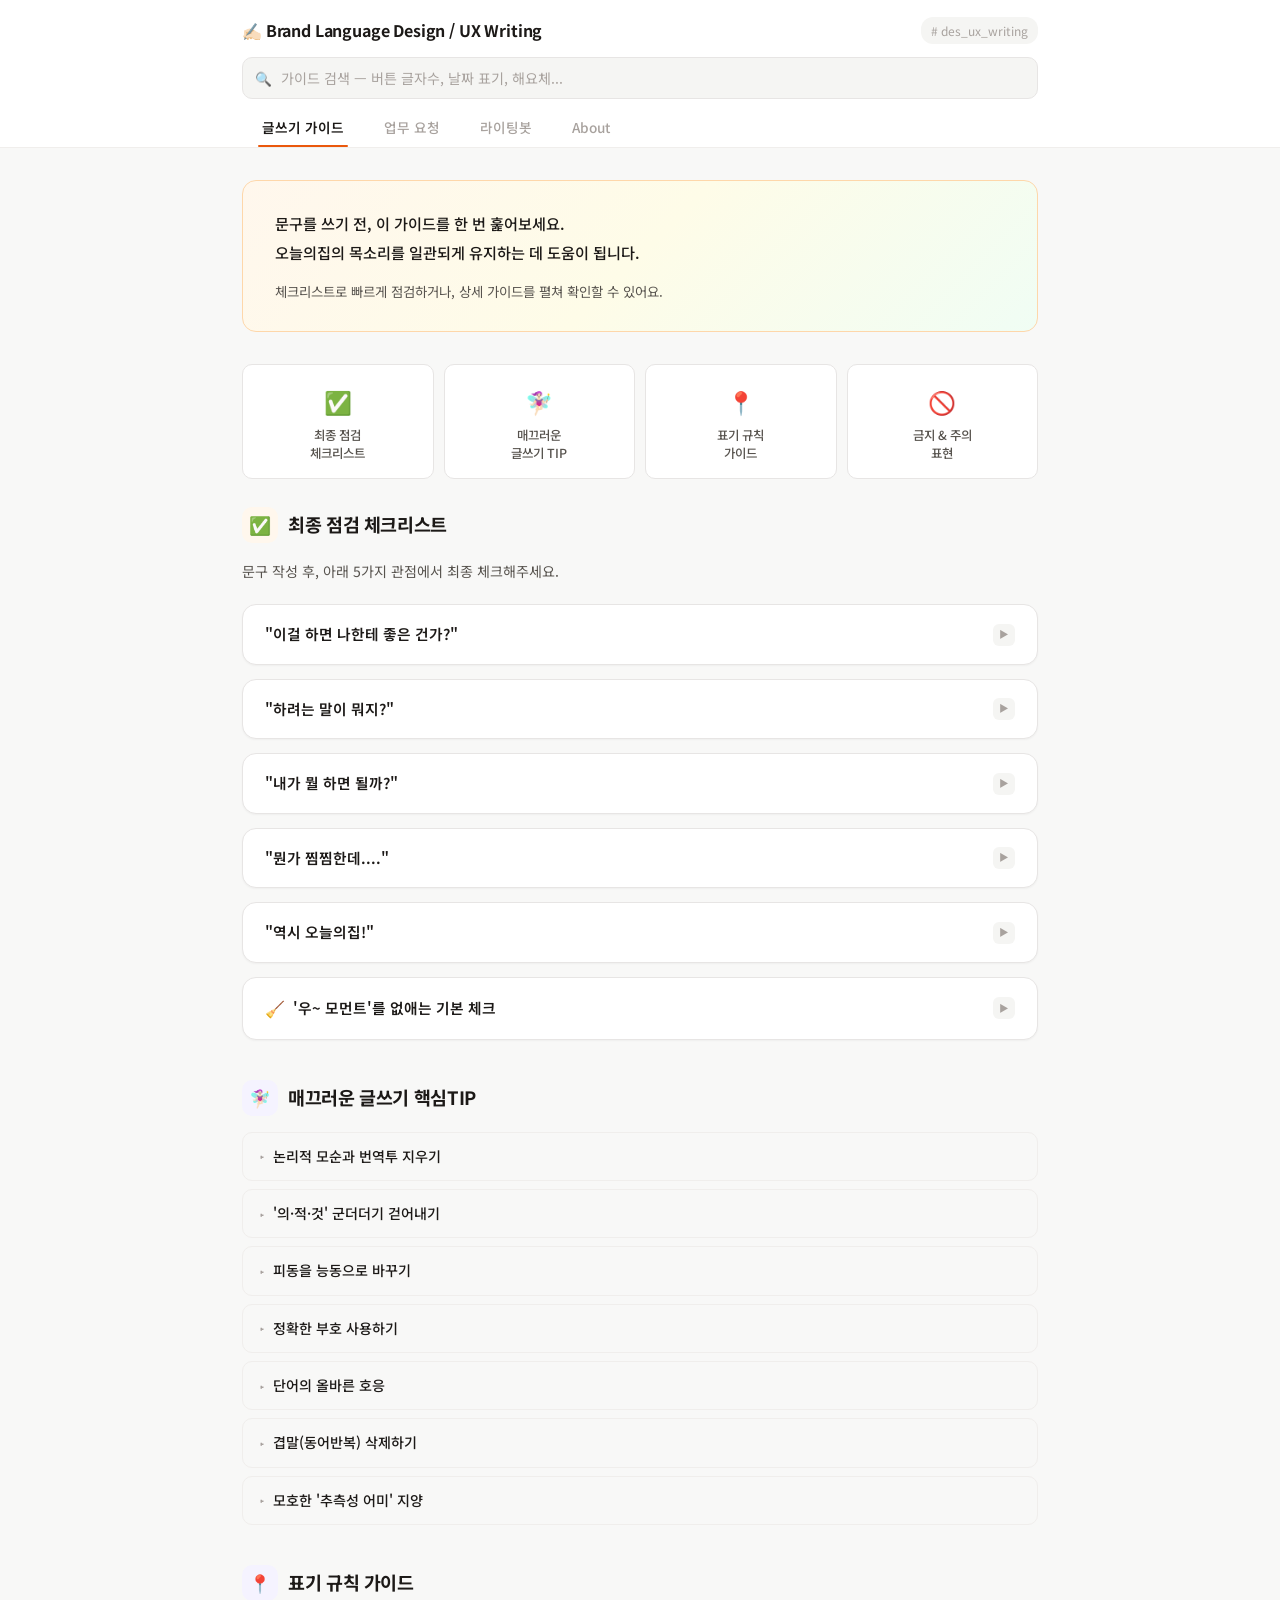
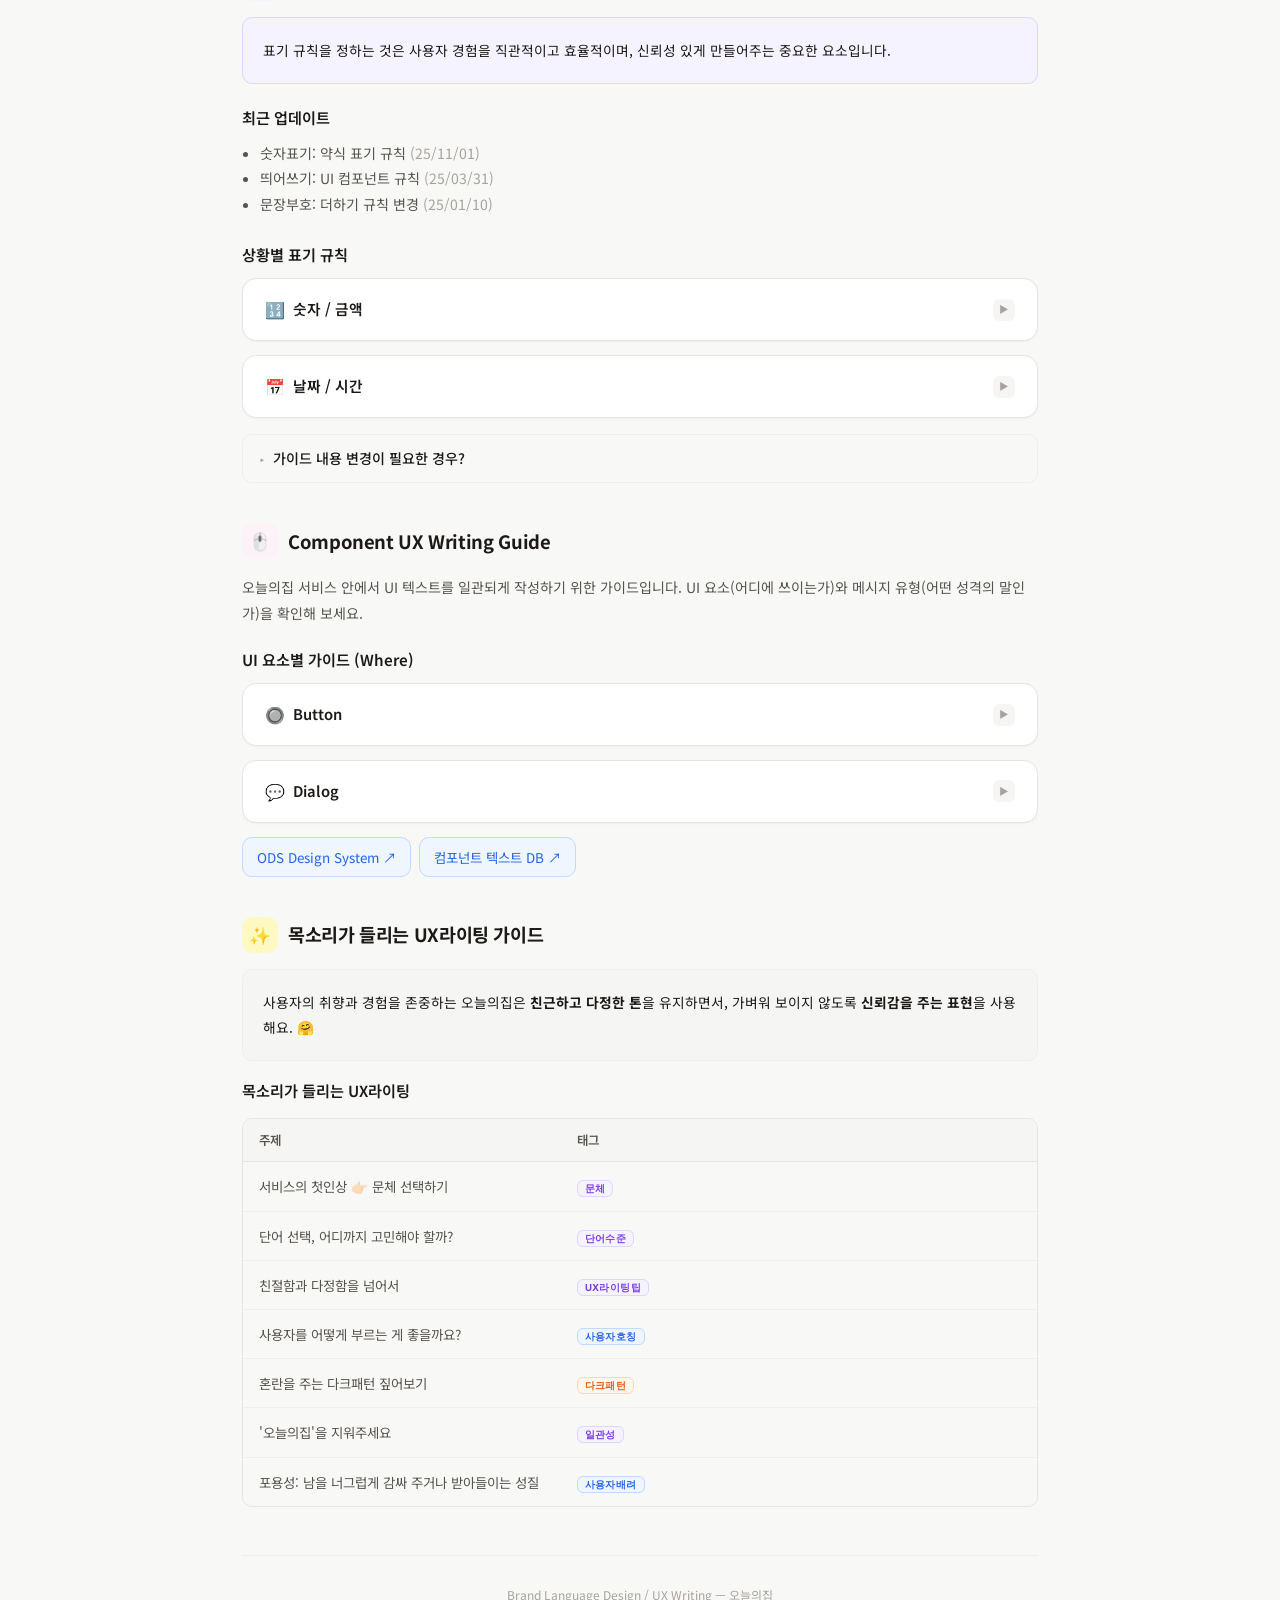
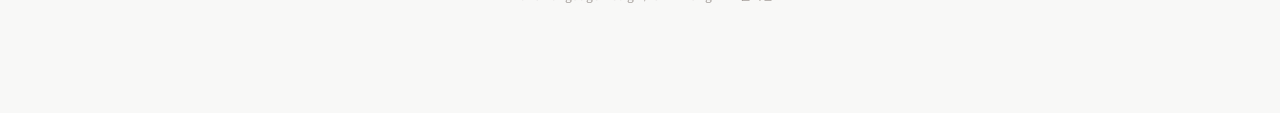
<file: brand-language-design.html>
<!DOCTYPE html>
<html lang="ko">
<head>
  <meta charset="UTF-8">
  <meta name="viewport" content="width=device-width, initial-scale=1.0">
  <title>Brand Language Design / UX Writing</title>
  <link rel="preconnect" href="https://fonts.googleapis.com">
  <link href="https://fonts.googleapis.com/css2?family=Noto+Sans+KR:wght@300;400;500;600;700&family=Inter:wght@400;500;600;700&display=swap" rel="stylesheet">
  <style>
    :root {
      --bg: #f8f8f7;
      --surface: #ffffff;
      --surface-alt: #f5f5f3;
      --border: #e7e5e4;
      --border-light: #f0eeec;
      --text: #1c1917;
      --text-sub: #57534e;
      --text-muted: #a8a29e;
      --accent: #ea580c;
      --accent-light: #fff7ed;
      --accent-border: #fed7aa;
      --green: #16a34a;
      --green-bg: #f0fdf4;
      --green-border: #bbf7d0;
      --red: #dc2626;
      --red-bg: #fef2f2;
      --red-border: #fecaca;
      --blue: #2563eb;
      --blue-bg: #eff6ff;
      --blue-border: #bfdbfe;
      --purple: #7c3aed;
      --purple-bg: #f5f3ff;
      --purple-border: #ddd6fe;
      --shadow-sm: 0 1px 2px rgba(0,0,0,0.04);
      --shadow-md: 0 4px 16px rgba(0,0,0,0.06);
      --radius: 14px;
      --radius-sm: 10px;
    }

    * { margin: 0; padding: 0; box-sizing: border-box; }
    html { scroll-behavior: smooth; }

    body {
      font-family: 'Noto Sans KR', -apple-system, BlinkMacSystemFont, sans-serif;
      color: var(--text);
      background: var(--bg);
      line-height: 1.8;
      font-size: 15px;
      -webkit-font-smoothing: antialiased;
    }

    /* ===== Top Bar ===== */
    .topbar {
      position: sticky;
      top: 0;
      z-index: 100;
      background: rgba(255,255,255,0.92);
      backdrop-filter: blur(12px);
      -webkit-backdrop-filter: blur(12px);
      border-bottom: 1px solid var(--border-light);
    }
    .topbar-inner {
      max-width: 860px;
      margin: 0 auto;
      padding: 0 32px;
    }
    .topbar-top {
      display: flex;
      align-items: center;
      justify-content: space-between;
      padding: 16px 0 0;
    }
    .topbar-title {
      font-size: 1rem;
      font-weight: 700;
      letter-spacing: -0.01em;
    }
    .topbar-channel {
      font-size: 0.75rem;
      color: var(--text-muted);
      background: var(--surface-alt);
      padding: 3px 10px;
      border-radius: 12px;
    }

    /* Search */
    .search-wrap {
      position: relative;
      margin-top: 12px;
    }
    .search-input {
      width: 100%;
      padding: 10px 16px 10px 38px;
      font-family: inherit;
      font-size: 0.88rem;
      border: 1px solid var(--border);
      border-radius: 10px;
      background: var(--surface-alt);
      color: var(--text);
      outline: none;
      transition: all 0.2s;
    }
    .search-input:focus {
      border-color: var(--accent);
      background: var(--surface);
      box-shadow: 0 0 0 3px rgba(234,88,12,0.1);
    }
    .search-input::placeholder { color: var(--text-muted); }
    .search-icon {
      position: absolute;
      left: 13px;
      top: 50%;
      transform: translateY(-50%);
      font-size: 0.85rem;
      color: var(--text-muted);
      pointer-events: none;
    }
    .search-clear {
      position: absolute;
      right: 10px;
      top: 50%;
      transform: translateY(-50%);
      background: var(--border);
      border: none;
      border-radius: 50%;
      width: 20px; height: 20px;
      font-size: 0.65rem;
      color: var(--text-sub);
      cursor: pointer;
      display: none;
      align-items: center;
      justify-content: center;
    }
    .search-clear.show { display: flex; }
    .search-results-info {
      font-size: 0.78rem;
      color: var(--text-muted);
      margin-top: 8px;
      display: none;
    }
    .search-results-info.show { display: block; }

    /* Search highlight */
    mark.search-hl {
      background: #fef08a;
      color: var(--text);
      padding: 1px 2px;
      border-radius: 3px;
    }
    .search-active .card { display: none; }
    .search-active .card.search-match { display: block; }
    .search-active .section { display: none; }
    .search-active .section.search-match { display: block; }
    .search-active .section-desc { display: none; }
    .search-active .quick-row { display: none; }
    .search-active .intro-banner { display: none; }
    .search-active details:not(.search-match) { display: none; }
    .search-active .callout:not(.search-match) { display: none; }

    /* Tabs */
    .tabs {
      display: flex;
      gap: 0;
      margin-top: 8px;
    }
    .tab-btn {
      position: relative;
      padding: 10px 20px;
      font-family: inherit;
      font-size: 0.85rem;
      font-weight: 500;
      color: var(--text-muted);
      background: none;
      border: none;
      cursor: pointer;
      transition: color 0.2s;
      white-space: nowrap;
    }
    .tab-btn:hover { color: var(--text-sub); }
    .tab-btn.active { color: var(--text); font-weight: 600; }
    .tab-btn.active::after {
      content: '';
      position: absolute;
      bottom: 0;
      left: 16px;
      right: 16px;
      height: 2px;
      background: var(--accent);
      border-radius: 2px;
    }

    /* ===== Content ===== */
    .content {
      max-width: 860px;
      margin: 0 auto;
      padding: 32px 32px 80px;
    }
    .tab-panel { display: none; }
    .tab-panel.active { display: block; animation: fadeIn 0.25s ease; }
    @keyframes fadeIn { from { opacity: 0; transform: translateY(6px); } to { opacity: 1; transform: translateY(0); } }

    /* ===== Section ===== */
    .section { margin-bottom: 40px; }
    .section-header {
      display: flex;
      align-items: center;
      gap: 10px;
      margin-bottom: 16px;
    }
    .section-icon {
      width: 36px; height: 36px;
      border-radius: 10px;
      display: flex; align-items: center; justify-content: center;
      font-size: 1.1rem;
      flex-shrink: 0;
    }
    .section-title {
      font-size: 1.15rem;
      font-weight: 700;
      letter-spacing: -0.02em;
    }
    .section-desc {
      font-size: 0.88rem;
      color: var(--text-sub);
      margin-bottom: 20px;
      line-height: 1.8;
    }

    /* ===== Card ===== */
    .card {
      background: var(--surface);
      border: 1px solid var(--border);
      border-radius: var(--radius);
      box-shadow: var(--shadow-sm);
      overflow: hidden;
      margin-bottom: 14px;
      transition: box-shadow 0.2s;
    }
    .card:hover { box-shadow: var(--shadow-md); }
    .card-header {
      padding: 16px 22px;
      cursor: pointer;
      display: flex;
      align-items: center;
      justify-content: space-between;
      user-select: none;
      transition: background 0.15s;
    }
    .card-header:hover { background: var(--surface-alt); }
    .card-header h3 {
      font-size: 0.92rem;
      font-weight: 600;
      display: flex;
      align-items: center;
      gap: 8px;
    }
    .card-header .emoji { font-size: 1rem; }
    .toggle-arrow {
      width: 22px; height: 22px;
      border-radius: 6px;
      background: var(--surface-alt);
      display: flex; align-items: center; justify-content: center;
      font-size: 0.6rem;
      color: var(--text-muted);
      transition: all 0.25s;
      flex-shrink: 0;
    }
    .card-header.open .toggle-arrow {
      transform: rotate(90deg);
      background: var(--accent-light);
      color: var(--accent);
    }
    .card-body {
      max-height: 0;
      overflow: hidden;
      transition: max-height 0.4s ease;
    }
    .card-body.open { max-height: 20000px; }
    .card-body-inner { padding: 0 24px 24px; }
    .card-body-inner > :first-child { border-top: 1px solid var(--border-light); padding-top: 20px; }

    /* ===== Badge ===== */
    .badge {
      font-family: 'Inter', sans-serif;
      font-size: 0.58rem;
      font-weight: 700;
      padding: 2px 7px;
      border-radius: 6px;
      text-transform: uppercase;
      letter-spacing: 0.04em;
    }
    .badge-must { background: var(--accent-light); color: var(--accent); border: 1px solid var(--accent-border); }
    .badge-guide { background: var(--purple-bg); color: var(--purple); border: 1px solid var(--purple-border); }
    .badge-ref { background: var(--blue-bg); color: var(--blue); border: 1px solid var(--blue-border); }

    /* ===== Inline Content Styles ===== */
    .card-body-inner p { margin: 10px 0; font-size: 0.88rem; color: var(--text-sub); line-height: 1.9; }
    .card-body-inner h4 {
      font-size: 1rem; font-weight: 700; color: var(--text);
      margin: 28px 0 8px;
    }
    .card-body-inner h4:first-child { margin-top: 0; }
    .card-body-inner h5 { font-size: 0.9rem; font-weight: 600; color: var(--text); margin: 18px 0 6px; }
    .card-body-inner ul, .card-body-inner ol { margin: 8px 0 8px 18px; font-size: 0.88rem; color: var(--text-sub); }
    .card-body-inner li { margin: 4px 0; line-height: 1.8; }
    .card-body-inner strong { color: var(--text); font-weight: 600; }

    /* ===== Callout ===== */
    .callout {
      border-radius: var(--radius-sm);
      padding: 16px 20px;
      margin: 14px 0;
      font-size: 0.86rem;
      line-height: 1.8;
    }
    .callout-gray { background: var(--surface-alt); border: 1px solid var(--border-light); }
    .callout-accent { background: var(--accent-light); border: 1px solid var(--accent-border); }
    .callout-blue { background: var(--blue-bg); border: 1px solid var(--blue-border); }
    .callout-purple { background: var(--purple-bg); border: 1px solid var(--purple-border); }
    .callout p { margin: 4px 0; font-size: 0.86rem; }

    /* ===== Guide Table ===== */
    .guide-table {
      width: 100%;
      border-collapse: separate;
      border-spacing: 0;
      margin: 14px 0 20px;
      font-size: 0.84rem;
      border-radius: var(--radius-sm);
      overflow: hidden;
      border: 1px solid var(--border);
    }
    .guide-table th {
      background: var(--surface-alt);
      font-weight: 600; font-size: 0.78rem;
      color: var(--text-sub);
      text-align: left;
      padding: 10px 16px;
      border-bottom: 1px solid var(--border);
    }
    .guide-table td {
      padding: 12px 16px;
      border-bottom: 1px solid var(--border-light);
      vertical-align: top; line-height: 1.8;
    }
    .guide-table tr:last-child td { border-bottom: none; }
    .guide-table td:first-child { background: #fafaf9; font-weight: 500; color: var(--text); width: 40%; }
    .guide-table td.plain { background: none; font-weight: 400; color: var(--text-sub); }

    .dont {
      display: inline-block; font-family: 'Inter', sans-serif;
      font-size: 0.65rem; font-weight: 700;
      color: var(--red); background: var(--red-bg); border: 1px solid var(--red-border);
      padding: 1px 7px; border-radius: 4px; margin-right: 3px;
    }
    .do {
      display: inline-block; font-family: 'Inter', sans-serif;
      font-size: 0.65rem; font-weight: 700;
      color: var(--green); background: var(--green-bg); border: 1px solid var(--green-border);
      padding: 1px 7px; border-radius: 4px; margin-right: 3px;
    }

    /* ===== Toggle (details) ===== */
    details {
      margin: 6px 0;
      border: 1px solid var(--border-light);
      border-radius: var(--radius-sm);
      overflow: hidden;
    }
    details + details { margin-top: 8px; }
    details summary {
      cursor: pointer; font-weight: 500; font-size: 0.88rem;
      padding: 11px 16px; list-style: none;
      display: flex; align-items: center; gap: 8px;
      transition: background 0.15s;
    }
    details summary:hover { background: var(--surface-alt); }
    details summary::before {
      content: '\25B8'; font-size: 0.75rem; color: var(--text-muted);
      transition: transform 0.2s; flex-shrink: 0;
    }
    details[open] summary::before { transform: rotate(90deg); }
    details[open] summary { border-bottom: 1px solid var(--border-light); }
    details > div { padding: 14px 18px; font-size: 0.86rem; color: var(--text-sub); }
    details ul { margin: 6px 0 6px 16px; }

    /* ===== Scope Cards ===== */
    .scope-card {
      border: 1px solid var(--border);
      border-radius: var(--radius-sm);
      margin: 12px 0 20px; overflow: hidden;
    }
    .scope-item {
      padding: 12px 18px;
      border-bottom: 1px solid var(--border-light);
      display: flex; gap: 12px; align-items: baseline;
    }
    .scope-item:last-child { border-bottom: none; }
    .scope-tag {
      font-family: 'Inter', sans-serif;
      font-size: 0.68rem; font-weight: 700;
      padding: 2px 9px; border-radius: 4px;
      flex-shrink: 0; text-transform: uppercase;
    }
    .tag-green { background: var(--green-bg); color: var(--green); border: 1px solid var(--green-border); }
    .tag-blue { background: var(--blue-bg); color: var(--blue); border: 1px solid var(--blue-border); }
    .scope-desc { font-size: 0.84rem; color: var(--text-sub); line-height: 1.6; }
    .scope-desc strong { color: var(--text); }
    .scope-sub { font-size: 0.78rem; color: var(--text-muted); margin-top: 2px; }

    .pill {
      display: inline-flex; align-items: center; gap: 5px;
      font-size: 0.76rem; font-weight: 600;
      padding: 4px 12px; border-radius: 16px; margin-bottom: 8px;
    }
    .pill-green { background: var(--green-bg); color: var(--green); border: 1px solid var(--green-border); }
    .pill-blue { background: var(--blue-bg); color: var(--blue); border: 1px solid var(--blue-border); }

    /* ===== Ext link ===== */
    .ext-link {
      display: inline-flex; align-items: center; gap: 5px;
      font-size: 0.84rem; color: var(--blue); text-decoration: none;
      padding: 7px 14px; border: 1px solid var(--blue-border);
      border-radius: var(--radius-sm); background: var(--blue-bg);
      transition: background 0.15s;
    }
    .ext-link:hover { background: #dbeafe; }

    /* ===== Intro Banner (Tab 1 top) ===== */
    .intro-banner {
      background: linear-gradient(135deg, #fff7ed 0%, #fefce8 50%, #f0fdf4 100%);
      border: 1px solid var(--accent-border);
      border-radius: var(--radius);
      padding: 28px 32px;
      margin-bottom: 32px;
    }
    .intro-banner .lead {
      font-size: 0.95rem; font-weight: 500; line-height: 1.9; color: var(--text);
    }
    .intro-banner .sub {
      margin-top: 12px; font-size: 0.84rem; color: var(--text-sub); line-height: 1.8;
    }

    /* ===== Quick access (Tab 1 top) ===== */
    .quick-row {
      display: grid;
      grid-template-columns: repeat(4, 1fr);
      gap: 10px;
      margin-bottom: 28px;
    }
    .quick-item {
      text-align: center;
      padding: 16px 10px;
      background: var(--surface);
      border: 1px solid var(--border);
      border-radius: var(--radius-sm);
      cursor: pointer;
      transition: all 0.2s;
      text-decoration: none;
      color: var(--text);
    }
    .quick-item:hover { border-color: var(--accent); box-shadow: var(--shadow-md); transform: translateY(-2px); }
    .quick-item .qi-icon { font-size: 1.4rem; margin-bottom: 6px; }
    .quick-item .qi-label { font-size: 0.78rem; font-weight: 500; color: var(--text-sub); line-height: 1.4; }

    /* ===== About: Intro Card ===== */
    .about-intro {
      background: var(--surface);
      border: 1px solid var(--border);
      border-radius: var(--radius);
      padding: 28px 32px;
      margin-bottom: 20px;
      box-shadow: var(--shadow-sm);
    }
    .about-intro .lead { font-size: 0.95rem; font-weight: 500; line-height: 1.9; margin-bottom: 14px; }
    .about-intro .detail { font-size: 0.86rem; color: var(--text-sub); line-height: 2; }
    .about-intro .detail strong { color: var(--text); }

    /* ===== Process Steps ===== */
    .steps { margin: 16px 0; }
    .step {
      display: flex; gap: 16px; margin-bottom: 20px;
    }
    .step-num {
      width: 32px; height: 32px;
      border-radius: 50%;
      background: var(--accent);
      color: white;
      font-family: 'Inter', sans-serif;
      font-size: 0.75rem; font-weight: 700;
      display: flex; align-items: center; justify-content: center;
      flex-shrink: 0;
      margin-top: 2px;
    }
    .step-content h5 { font-size: 0.9rem; font-weight: 600; margin-bottom: 4px; }
    .step-content p { font-size: 0.84rem; color: var(--text-sub); margin: 0; line-height: 1.7; }

    /* ===== Footer ===== */
    .page-footer {
      text-align: center; padding: 28px 0;
      color: var(--text-muted); font-size: 0.75rem;
      border-top: 1px solid var(--border-light);
      margin-top: 48px;
    }

    /* ===== Responsive ===== */
    @media (max-width: 640px) {
      .content { padding: 24px 16px 64px; }
      .topbar-inner { padding: 0 16px; }
      .quick-row { grid-template-columns: repeat(2, 1fr); }
      .intro-banner { padding: 20px; }
      .card-body-inner { padding: 0 16px 20px; }
    }
  </style>
</head>
<body>

  <!-- Top Bar -->
  <div class="topbar">
    <div class="topbar-inner">
      <div class="topbar-top">
        <div class="topbar-title">✍🏻 Brand Language Design / UX Writing</div>
        <span class="topbar-channel"># des_ux_writing</span>
      </div>
      <div class="search-wrap">
        <span class="search-icon">🔍</span>
        <input type="text" class="search-input" id="searchInput" placeholder="가이드 검색 — 버튼 글자수, 날짜 표기, 해요체..." oninput="handleSearch(this.value)">
        <button class="search-clear" id="searchClear" onclick="clearSearch()">&times;</button>
      </div>
      <div class="search-results-info" id="searchInfo"></div>
      <div class="tabs">
        <button class="tab-btn active" onclick="switchTab('guide', this)">글쓰기 가이드</button>
        <button class="tab-btn" onclick="switchTab('request', this)">업무 요청</button>
        <button class="tab-btn" onclick="switchTab('bot', this)">라이팅봇</button>
        <button class="tab-btn" onclick="switchTab('about', this)">About</button>
      </div>
    </div>
  </div>

  <div class="content">

    <!-- ================================================================ -->
    <!-- TAB 1: 글쓰기 가이드 -->
    <!-- ================================================================ -->
    <div id="tab-guide" class="tab-panel active">

      <div class="intro-banner">
        <p class="lead">문구를 쓰기 전, 이 가이드를 한 번 훑어보세요.<br>오늘의집의 목소리를 일관되게 유지하는 데 도움이 됩니다.</p>
        <p class="sub">체크리스트로 빠르게 점검하거나, 상세 가이드를 펼쳐 확인할 수 있어요.</p>
      </div>

      <div class="quick-row">
        <a class="quick-item" onclick="openCard('checklist')">
          <div class="qi-icon">✅</div>
          <div class="qi-label">최종 점검<br>체크리스트</div>
        </a>
        <a class="quick-item" onclick="openCard('writing-tips')">
          <div class="qi-icon">🧚🏻‍♀️</div>
          <div class="qi-label">매끄러운<br>글쓰기 TIP</div>
        </a>
        <a class="quick-item" onclick="openCard('notation')">
          <div class="qi-icon">📍</div>
          <div class="qi-label">표기 규칙<br>가이드</div>
        </a>
        <a class="quick-item" href="https://docs.google.com/spreadsheets/d/1TTmn2D0vBfaJnk6PJQQR1V08bKyV60fAWQ7cKMIcSho/edit?gid=0#gid=0" target="_blank">
          <div class="qi-icon">🚫</div>
          <div class="qi-label">금지 & 주의<br>표현</div>
        </a>
      </div>

      <!-- 최종 점검 체크리스트 -->
      <div class="section">
        <div class="section-header">
          <div class="section-icon" style="background:var(--accent-light);">✅</div>
          <div class="section-title">최종 점검 체크리스트</div>
        </div>
        <p class="section-desc">문구 작성 후, 아래 5가지 관점에서 최종 체크해주세요.</p>

        <div class="card" id="checklist">
          <div class="card-header" onclick="toggleCard(this)">
            <h3>"이걸 하면 나한테 좋은 건가?"</h3>
            <span class="toggle-arrow">&#9654;</span>
          </div>
          <div class="card-body"><div class="card-body-inner">
            <p>사용자에게 가치와 혜택을 명확하게 전달해요</p>
            <table class="guide-table">
              <tr><td>이점을 앞부분에 강조</td><td><span class="dont">Don't</span> AI 추천 시스템이 작동합니다<br><span class="do">Do</span> AI 추천으로 원하는 상품을 더 쉽게 찾을 수 있어요</td></tr>
              <tr><td>구체적인 숫자 활용</td><td><span class="dont">Don't</span> 할인 쿠폰이 제공됩니다<br><span class="do">Do</span> 30% 할인 쿠폰을 받을 수 있어요</td></tr>
              <tr><td>사용자 중심 언어</td><td><span class="dont">Don't</span> 오늘의집이 더 나은 경험을 제공하는데 도움됩니다<br><span class="do">Do</span> 관심사에 맞는 콘텐츠와 상품을 추천 받을 수 있어요</td></tr>
              <tr><td>"하면 좋다"로 말해요</td><td><span class="dont">Don't</span> 이 기능을 사용해야 합니다<br><span class="do">Do</span> 이 기능을 활용하면 검색이 훨씬 쉬워져요!</td></tr>
            </table>
          </div></div>
        </div>

        <div class="card">
          <div class="card-header" onclick="toggleCard(this)">
            <h3>"하려는 말이 뭐지?"</h3>
            <span class="toggle-arrow">&#9654;</span>
          </div>
          <div class="card-body"><div class="card-body-inner">
            <p>명확하고 직관적인 문장을 작성해요</p>
            <table class="guide-table">
              <tr><td>한 문장에 하나의 메시지</td><td><span class="dont">Don't</span> 앱 업데이트가 필요하며, 최신 버전을 사용해야 원활한 이용이 가능합니다<br><span class="do">Do</span> 앱을 업데이트해주세요. 최신 버전에서 원활하게 이용할 수 있어요.</td></tr>
              <tr><td>군더더기 삭제</td><td><span class="dont">Don't</span> 보다 간편하게 결제하실 수 있어요.<br><span class="do">Do</span> 간편하게 결제할 수 있어요.</td></tr>
              <tr><td>명확한 단어 사용</td><td><span class="dont">Don't</span> 사용자가 요청하면 해당 금액이 즉시 반환 처리됩니다<br><span class="do">Do</span> 즉시 환불됩니다.</td></tr>
              <tr><td>단어 반복 검토</td><td><span class="dont">Don't</span> 배송이 시작되면 배송 알림이 발송돼요.<br><span class="do">Do</span> 배송이 시작되면 알려드릴게요.</td></tr>
            </table>
          </div></div>
        </div>

        <div class="card">
          <div class="card-header" onclick="toggleCard(this)">
            <h3>"내가 뭘 하면 될까?"</h3>
            <span class="toggle-arrow">&#9654;</span>
          </div>
          <div class="card-body"><div class="card-body-inner">
            <p>다음 행동을 명확하게 안내해요</p>
            <table class="guide-table">
              <tr><td>다음 행동을 안내</td><td><span class="dont">Don't</span> 입력 정보가 올바르지 않습니다<br><span class="do">Do</span> 비밀번호는 8자 이상이어야 해요. 다시 입력해주세요</td></tr>
              <tr><td>구체적 안내</td><td><span class="dont">Don't</span> 파일이 업로드되지 않았어요.<br><span class="do">Do</span> 지원되지 않는 파일 형식이에요. PDF 또는 JPG 파일을 업로드해주세요.</td></tr>
              <tr><td>자연스러운 동기 부여</td><td><span class="dont">Don't</span> 업데이트하지 않으면 이용할 수 없습니다.<br><span class="do">Do</span> 업데이트하면 더 빠르고 안정적으로 사용할 수 있어요</td></tr>
              <tr><td>피동형 지양</td><td><span class="dont">Don't</span> 결제가 처리되었습니다<br><span class="do">Do</span> 결제가 완료됐어요</td></tr>
            </table>
          </div></div>
        </div>

        <div class="card">
          <div class="card-header" onclick="toggleCard(this)">
            <h3>"뭔가 찜찜한데...."</h3>
            <span class="toggle-arrow">&#9654;</span>
          </div>
          <div class="card-body"><div class="card-body-inner">
            <p>명확하고 긍정적인 경험을 제공해요</p>
            <table class="guide-table">
              <tr><td>이중 부정 질문 금지</td><td><span class="dont">Don't</span> 이 기능을 사용하지 않겠습니까?<br><span class="do">Do</span> 이 기능을 유지할까요?</td></tr>
              <tr><td>긍정적 표현 사용</td><td><span class="dont">Don't</span> 진행을 원하지 않으세요?<br><span class="do">Do</span> 계속 진행할까요?</td></tr>
              <tr><td>결정을 압박하지 않기</td><td><span class="dont">Don't</span> 이 기회를 놓치고 싶지 않죠?<br><span class="do">Do</span> 이 상품이 마음에 드시나요?</td></tr>
              <tr><td>부정적 단어 지양</td><td><span class="dont">Don't</span> 인터넷이 끊겼습니다<br><span class="do">Do</span> 연결이 원활하지 않아요. 다시 시도해주세요</td></tr>
            </table>
          </div></div>
        </div>

        <div class="card">
          <div class="card-header" onclick="toggleCard(this)">
            <h3>"역시 오늘의집!"</h3>
            <span class="toggle-arrow">&#9654;</span>
          </div>
          <div class="card-body"><div class="card-body-inner">
            <p>신뢰를 쌓는 표현을 사용해요</p>
            <table class="guide-table">
              <tr><td>과장 없이 담백하게</td><td><span class="dont">Don't</span> 이건 꼭 사야 해요!<br><span class="do">Do</span> 이런 점이 좋아요. 필요하면 참고해 보세요.</td></tr>
              <tr><td>정보 제공 느낌</td><td><span class="dont">Don't</span> 마지막 찬스!<br><span class="do">Do</span> 마감이 얼마 남지 않았어요.</td></tr>
              <tr><td>객관적 사실 반영</td><td><span class="dont">Don't</span> No.1 브랜드<br><span class="do">Do</span> 많은 분이 선택한 제품이에요.</td></tr>
              <tr><td>형식적 표현 줄이기</td><td><span class="dont">Don't</span> 해당 제품을 구매하시면 혜택을 받을 수 있습니다<br><span class="do">Do</span> 이 제품을 구매하면 이런 혜택이 있어요</td></tr>
            </table>
          </div></div>
        </div>

        <div class="card">
          <div class="card-header" onclick="toggleCard(this)">
            <h3><span class="emoji">🧹</span> '우~ 모먼트'를 없애는 기본 체크</h3>
            <span class="toggle-arrow">&#9654;</span>
          </div>
          <div class="card-body"><div class="card-body-inner">
            <h5>맞춤법과 문법, 표기 규칙 한 번 더 확인해요</h5>
            <p>정확한 언어 사용은 브랜드의 신뢰도를 좌우하는 중요한 요소입니다.</p>
            <h5>소리내어 읽고 마무리해주세요</h5>
            <p>텍스트가 자연스럽게 흐르는지 판단할 수 있는 가장 좋은 방법이에요.</p>
            <h5>새로운 용어와 표현을 쓰기 전, 히스토리를 확인해요</h5>
            <p>화면마다 다른 용어를 사용한다면, 사용자는 혼란을 겪습니다.</p>
          </div></div>
        </div>
      </div>

      <!-- 매끄러운 글쓰기 핵심TIP -->
      <div class="section" id="writing-tips">
        <div class="section-header">
          <div class="section-icon" style="background:var(--purple-bg);">🧚🏻‍♀️</div>
          <div class="section-title">매끄러운 글쓰기 핵심TIP</div>
        </div>

        <details>
          <summary>논리적 모순과 번역투 지우기</summary>
          <div>
            <ul>
              <li><strong>최상급의 모순</strong> &mdash; 가장 오래된 것 중 하나 &rarr; 가장 오래된 것 / 오래된 것 중 하나</li>
              <li><strong>영어식 진행형 지양</strong> &mdash; 검토하고 있는 중이다 &rarr; 검토 중이다</li>
              <li>~에 대하여 &rarr; ~를, ~을</li>
              <li>~를 가지다 &rarr; ~를 갖다 / ~가 있다</li>
              <li>~에 대한 &rarr; 조사 '의'로 바꾸거나 생략</li>
            </ul>
          </div>
        </details>
        <details>
          <summary>'의·적·것' 군더더기 걷어내기</summary>
          <div>
            <ul>
              <li><strong>'의' 삭제</strong> &mdash; 사과의 나무 &rarr; 사과나무</li>
              <li><strong>'적' 자제</strong> &mdash; 경제적 현상 &rarr; 경제 현상</li>
              <li><strong>'것' 줄이기</strong> &mdash; 노력해야 하는 것이다 &rarr; 노력해야 한다</li>
            </ul>
          </div>
        </details>
        <details>
          <summary>피동을 능동으로 바꾸기</summary>
          <div>
            <ul>
              <li><strong>이중 피동 금지</strong> &mdash; 생각되어집니다 &rarr; 생각합니다</li>
              <li><strong>능동형 권장</strong> &mdash; 제안이 받아들여졌다 &rarr; 제안을 수용했다</li>
            </ul>
          </div>
        </details>
        <details>
          <summary>정확한 부호 사용하기</summary>
          <div>
            <table class="guide-table">
              <tr><th>부호</th><th>사용법</th><th>예시</th></tr>
              <tr><td class="plain">쉼표 ( , )</td><td>열거하거나 흐름이 바뀔 때</td><td>사과, 배, 복숭아를 샀다.</td></tr>
              <tr><td class="plain">따옴표 ( " " )</td><td>대화나 직접 인용에만</td><td>그가 "안녕"이라고 말했다.</td></tr>
              <tr><td class="plain">작은따옴표 ( ' ' )</td><td>생각, 강조 용어</td><td>'이게 맞을까' 고민했다.</td></tr>
              <tr><td class="plain">가운데점 ( &middot; )</td><td>짝 단어, 밀접한 열거</td><td>조사&middot;분석</td></tr>
              <tr><td class="plain">줄표 ( &mdash; )</td><td>부가 설명 삽입</td><td>그의 태도&mdash;무관심&mdash;가 화나게 했다.</td></tr>
            </table>
          </div>
        </details>
        <details>
          <summary>단어의 올바른 호응</summary>
          <div>
            <ul>
              <li>'결코, 전혀, 별로' + 부정어 &mdash; 별로 예쁘다 (X) &rarr; 별로 예쁘지 않다 (O)</li>
              <li>'설마' + 의문문 &mdash; 설마 그가 올 것이다 (X) &rarr; 설마 그가 올까? (O)</li>
            </ul>
          </div>
        </details>
        <details>
          <summary>겹말(동어반복) 삭제하기</summary>
          <div>
            <ul>
              <li>미리 예고하다 &rarr; 예고하다</li>
              <li>다시 재개하다 &rarr; 재개하다</li>
              <li>기존의 관례 &rarr; 관례</li>
              <li>따뜻한 온정 &rarr; 온정</li>
            </ul>
          </div>
        </details>
        <details>
          <summary>모호한 '추측성 어미' 지양</summary>
          <div>
            <ul>
              <li>효율적인 방식인 것 같습니다 &rarr; 효율적인 방식입니다</li>
              <li>결과가 좋을 것으로 생각되어집니다 &rarr; 결과가 좋을 것으로 전망합니다</li>
            </ul>
          </div>
        </details>
      </div>

      <!-- 표기 규칙 가이드 -->
      <div class="section" id="notation">
        <div class="section-header">
          <div class="section-icon" style="background:var(--purple-bg);">📍</div>
          <div class="section-title">표기 규칙 가이드</div>
        </div>

        <div class="callout callout-purple">
          <p>표기 규칙을 정하는 것은 사용자 경험을 직관적이고 효율적이며, 신뢰성 있게 만들어주는 중요한 요소입니다.</p>
        </div>

        <h4 style="font-size:0.95rem; font-weight:600; margin:20px 0 10px;">최근 업데이트</h4>
        <ul style="font-size:0.88rem; color:var(--text-sub); margin-left:18px;">
          <li>숫자표기: 약식 표기 규칙 <span style="color:var(--text-muted);">(25/11/01)</span></li>
          <li>띄어쓰기: UI 컴포넌트 규칙 <span style="color:var(--text-muted);">(25/03/31)</span></li>
          <li>문장부호: 더하기 규칙 변경 <span style="color:var(--text-muted);">(25/01/10)</span></li>
        </ul>

        <h4 style="font-size:0.95rem; font-weight:600; margin:24px 0 10px;">상황별 표기 규칙</h4>

        <div class="card">
          <div class="card-header" onclick="toggleCard(this)">
            <h3><span class="emoji">🔢</span> 숫자 / 금액</h3>
            <span class="toggle-arrow">&#9654;</span>
          </div>
          <div class="card-body"><div class="card-body-inner">
            <h5>천 단위 구분</h5>
            <p>천 단위는 쉼표로 구분합니다. <strong>9,900</strong> / <strong>13,000</strong></p>

            <h5>숫자와 단위</h5>
            <p>숫자와 단위는 붙여쓰기합니다.<br>
            <span class="do">Do</span> 9,900원, 20%, 79.3㎡<br>
            소수점은 <strong>1자리까지</strong> 표기합니다.</p>

            <h5>고가 상품 표기</h5>
            <p>1,000단위까지 쓰고 만/억을 사용합니다. 만과 원은 붙여쓰기합니다.<br>
            <span class="do">Do</span> 1만원, 100만원, 1억원</p>

            <h5>숫자 줄임</h5>
            <ul>
              <li><strong>국내</strong> — 만/억 단위 사용: 1.2만, 1.23억</li>
              <li><strong>글로벌</strong> — K/M 단위 사용: 1.2K, 1.2M</li>
            </ul>

            <h5>수량 한정 표현</h5>
            <p><span class="do">Do</span> ~30%까지, 최대 30% 할인, 약 1,000명, 9,900원부터</p>
          </div></div>
        </div>

        <div class="card">
          <div class="card-header" onclick="toggleCard(this)">
            <h3><span class="emoji">📅</span> 날짜 / 시간</h3>
            <span class="toggle-arrow">&#9654;</span>
          </div>
          <div class="card-body"><div class="card-body-inner">
            <h5>축약형 날짜</h5>
            <p>마침표(.)로 구분하고 붙여쓰기합니다. 올해는 연도를 생략합니다.<br>
            <span class="do">Do</span> 2024.12.06</p>

            <h5>요일 표기</h5>
            <p>기본적으로 사용하지 않습니다. 필요한 경우 괄호 안에 한 글자로 표기합니다.<br>
            <span class="do">Do</span> 04.19 (수)</p>

            <h5>배송일 예외</h5>
            <p>배송일은 슬래시(/) 사용을 허용합니다.<br>
            <span class="do">Do</span> 11/27(월) 도착 예정</p>

            <h5>일반형 날짜</h5>
            <p>연/월/일/요일을 모두 표기하며, 띄어쓰기를 적용합니다.</p>

            <h5>시간 표기</h5>
            <ul>
              <li><strong>24시간 표기</strong> — 쌍점(:)으로 구분: <span class="do">Do</span> 14:30</li>
              <li><strong>12시간 표기</strong> — 오전/오후와 함께 표기: <span class="do">Do</span> 2:30 PM</li>
            </ul>

            <h5>업로드 시간</h5>
            <ul>
              <li>1분 미만 → 방금</li>
              <li>1분 이상 → N분 전</li>
              <li>1시간 이상 → N시간 전</li>
              <li>1일 이상 → N일 전</li>
              <li>8일 이상 → 날짜로 표기</li>
            </ul>
          </div></div>
        </div>

        <details style="margin-top:16px;">
          <summary>가이드 내용 변경이 필요한 경우?</summary>
          <div><p>가이드 내 댓글로 담당자를 태그하거나, #des_ux_writing 채널에서 메시지를 남겨주세요.</p></div>
        </details>
      </div>

      <!-- Component UX Writing Guide -->
      <div class="section">
        <div class="section-header">
          <div class="section-icon" style="background:#fdf2f8;">🖱️</div>
          <div class="section-title">Component UX Writing Guide</div>
        </div>
        <p class="section-desc">오늘의집 서비스 안에서 UI 텍스트를 일관되게 작성하기 위한 가이드입니다. UI 요소(어디에 쓰이는가)와 메시지 유형(어떤 성격의 말인가)을 확인해 보세요.</p>

        <h4 style="font-size:0.95rem; font-weight:600; margin:8px 0 10px;">UI 요소별 가이드 (Where)</h4>

        <div class="card">
          <div class="card-header" onclick="toggleCard(this)">
            <h3><span class="emoji">🔘</span> Button</h3>
            <span class="toggle-arrow">&#9654;</span>
          </div>
          <div class="card-body"><div class="card-body-inner">
            <h5>텍스트 버튼</h5>
            <p><strong>4글자 이내</strong>로 작성하며, 띄어쓰기는 권장하지 않습니다.</p>

            <h5>박스 버튼</h5>
            <p>최소 간격 내 간결하게 작성합니다. 2개 이상일 때 <strong>동일 형식</strong>을 유지합니다.</p>

            <h5>기본 원칙</h5>
            <ul>
              <li><span class="dont">Don't</span> 버튼에 문장 사용</li>
              <li><span class="dont">Don't</span> '예/아니요' 사용</li>
              <li><span class="do">Do</span> 명사 또는 동사의 명사형(보기, 하기)으로 간결하게</li>
            </ul>

            <h5>주요 버튼 액션</h5>
            <table class="guide-table">
              <tr><th>레이블</th><th>사용 맥락</th></tr>
              <tr><td>확인</td><td class="plain">정보 확인 후 창 닫기 또는 이동</td></tr>
              <tr><td>완료</td><td class="plain">선택 또는 프로세스 완료</td></tr>
              <tr><td>삭제</td><td class="plain">저장된 내용 삭제</td></tr>
              <tr><td>이전 / 다음</td><td class="plain">다단계 플로우 이동</td></tr>
              <tr><td>계속하기 / 그만하기</td><td class="plain">프로세스 중도 이탈 시</td></tr>
              <tr><td>나가기</td><td class="plain">콘텐츠 작성 중 이탈</td></tr>
              <tr><td>더보기</td><td class="plain">추가 정보 노출</td></tr>
              <tr><td>초기화</td><td class="plain">필터 초기화</td></tr>
            </table>
          </div></div>
        </div>

        <div class="card">
          <div class="card-header" onclick="toggleCard(this)">
            <h3><span class="emoji">💬</span> Dialog</h3>
            <span class="toggle-arrow">&#9654;</span>
          </div>
          <div class="card-body"><div class="card-body-inner">
            <h5>타이틀</h5>
            <ul>
              <li>띄어쓰기 포함 <strong>10자 이내</strong></li>
              <li>반드시 <strong>한 줄</strong>로 작성</li>
              <li><span class="dont">Don't</span> 문장 형태 사용</li>
              <li><span class="dont">Don't</span> 이모지, 아이콘, 특수기호 사용</li>
            </ul>

            <h5>텍스트 (바디)</h5>
            <ul>
              <li><strong>해요체</strong>를 사용합니다</li>
              <li>중요한 정보부터 먼저 작성합니다</li>
              <li>2버튼 다이얼로그의 경우 <strong>3줄 이내</strong>로 작성합니다</li>
              <li>3줄까지 <strong>중앙정렬</strong>, 4줄부터 <strong>좌측정렬</strong></li>
            </ul>

            <h5>서브 텍스트</h5>
            <p>되도록 사용하지 않으며, 사용 시 <strong>1줄 이내</strong>로 작성합니다.</p>

            <h5>버튼</h5>
            <ul>
              <li><span class="dont">Don't</span> 문장 사용, '예/아니요' 사용</li>
              <li><span class="do">Do</span> 명사형으로 간결하게 작성</li>
              <li>Fill 버튼이 Outline 버튼보다 주요 액션</li>
            </ul>
          </div></div>
        </div>

        <p style="margin-top:12px;">
          <a class="ext-link" href="https://www.figma.com/design/aTdWM1sgdScr68GZdQ2sWO/ODS-(Ohouse-Design-System)-Master?m=auto&node-id=9-64" target="_blank">ODS Design System &nearr;</a>&nbsp;
          <a class="ext-link" href="https://docs.google.com/spreadsheets/d/1JaDvRTrz4p_Ry2jLhyFut8Vet1TfrYLNkJxDTHjRqKY/edit?gid=0#gid=0" target="_blank">컴포넌트 텍스트 DB &nearr;</a>
        </p>
      </div>

      <!-- 목소리가 들리는 UX라이팅 가이드 -->
      <div class="section">
        <div class="section-header">
          <div class="section-icon" style="background:#fef9c3;">✨</div>
          <div class="section-title">목소리가 들리는 UX라이팅 가이드</div>
        </div>
        <div class="callout callout-gray">
          <p>사용자의 취향과 경험을 존중하는 오늘의집은 <strong>친근하고 다정한 톤</strong>을 유지하면서, 가벼워 보이지 않도록 <strong>신뢰감을 주는 표현</strong>을 사용해요. 🤗</p>
        </div>

        <h4 style="font-size:0.95rem; font-weight:600; margin:16px 0 10px;">목소리가 들리는 UX라이팅</h4>
        <table class="guide-table">
          <tr><th>주제</th><th>태그</th></tr>
          <tr><td class="plain">서비스의 첫인상 👉🏻 문체 선택하기</td><td class="plain"><span class="badge badge-guide" style="font-size:0.6rem;">문체</span></td></tr>
          <tr><td class="plain">단어 선택, 어디까지 고민해야 할까?</td><td class="plain"><span class="badge badge-guide" style="font-size:0.6rem;">단어수준</span></td></tr>
          <tr><td class="plain">친절함과 다정함을 넘어서</td><td class="plain"><span class="badge badge-guide" style="font-size:0.6rem;">UX라이팅팁</span></td></tr>
          <tr><td class="plain">사용자를 어떻게 부르는 게 좋을까요?</td><td class="plain"><span class="badge badge-ref" style="font-size:0.6rem;">사용자호칭</span></td></tr>
          <tr><td class="plain">혼란을 주는 다크패턴 짚어보기</td><td class="plain"><span class="badge badge-must" style="font-size:0.6rem;">다크패턴</span></td></tr>
          <tr><td class="plain">'오늘의집'을 지워주세요</td><td class="plain"><span class="badge badge-guide" style="font-size:0.6rem;">일관성</span></td></tr>
          <tr><td class="plain">포용성: 남을 너그럽게 감싸 주거나 받아들이는 성질</td><td class="plain"><span class="badge badge-ref" style="font-size:0.6rem;">사용자배려</span></td></tr>
        </table>
      </div>

    </div>

    <!-- ================================================================ -->
    <!-- TAB 2: 업무 요청 & 도구 -->
    <!-- ================================================================ -->
    <div id="tab-request" class="tab-panel">

      <!-- 업무 요청 -->
      <div class="section">
        <div class="section-header">
          <div class="section-icon" style="background:var(--blue-bg);">🙋🏻</div>
          <div class="section-title">업무 요청은 이렇게</div>
        </div>

        <div class="callout callout-accent">
          <p><strong>문구가 고민이신가요?</strong> 먼저 <a href="https://chatgpt.com/g/g-67da4f2a322c8191bf491d9b91bae4fd-oneulyijib-raitingbos" target="_blank" style="color:var(--accent);font-weight:700;">오늘의집 라이팅봇</a>을 사용해보세요.<br>
          원하는 답을 얻지 못했다면, 아래 순서를 따라 요청해주세요.</p>
        </div>

        <h4 style="font-size:0.95rem; font-weight:600; margin:24px 0 8px;">요청 채널</h4>
        <p style="font-size:0.88rem; color:var(--text-sub);"><strong>#des_ux_writing</strong></p>

        <h4 style="font-size:0.95rem; font-weight:600; margin:24px 0 8px;">요청 범위</h4>
        <ul style="font-size:0.88rem; color:var(--text-sub); margin-left:18px;">
          <li><strong>인터페이스 텍스트 작성 및 검토</strong> &mdash; 버튼, 메뉴, 오류 메시지 등</li>
          <li><strong>보이스 & 톤 논의</strong></li>
          <li><strong>라이팅봇 생성 & 학습 자료 업데이트</strong></li>
        </ul>

        <h4 style="font-size:0.95rem; font-weight:600; margin:24px 0 14px;">요청 프로세스</h4>
        <div class="steps">
          <div class="step">
            <div class="step-num">1</div>
            <div class="step-content">
              <h5>요청 전 확인</h5>
              <p>완료일 기준 <strong>3일전</strong>까지 요청 필수. 우선순위 산정 후 ETA 확정.</p>
            </div>
          </div>
          <div class="step">
            <div class="step-num">2</div>
            <div class="step-content">
              <h5>슬랙 워크플로로 요청</h5>
              <p>#des_ux_writing 채널 상단 [업무 요청 워크플로] 버튼을 눌러 양식을 작성해주세요.</p>
            </div>
          </div>
          <div class="step">
            <div class="step-num">3</div>
            <div class="step-content">
              <h5>완료!</h5>
              <p>쓰레드로 이어서 논의 드릴게요.</p>
            </div>
          </div>
        </div>

        <details>
          <summary>카피라이팅 vs UX라이팅 차이</summary>
          <div>
            <table class="guide-table">
              <tr><th>항목</th><th>카피라이팅</th><th>UX라이팅</th></tr>
              <tr><td class="plain">구분</td><td>이목을 끄는 매력적인 카피</td><td>직관적이고 단순명료한 카피</td></tr>
              <tr><td class="plain">목표</td><td>구매 욕구 자극, 감성적 소구</td><td>논리적인 맥락, 프로덕트 사용성</td></tr>
              <tr><td class="plain">담당자</td><td>마케터, 에디터</td><td>UX라이터, 콘텐츠 전략가</td></tr>
            </table>
          </div>
        </details>
      </div>

    </div>

    <!-- ================================================================ -->
    <!-- TAB 3: 라이팅봇 -->
    <!-- ================================================================ -->
    <div id="tab-bot" class="tab-panel">

      <div class="intro-banner" style="background:linear-gradient(135deg, #fff7ed 0%, #fef3c7 100%);">
        <p class="lead">🤖 '오늘의집답게' 문구를 작성하는 일이 어렵다면, 라이팅봇과 대화해보세요.</p>
        <p class="sub">브랜드 톤앤매너를 지키면서 누구나 쉽게 문구를 작성할 수 있도록 UX 라이팅 가이드를 학습한 GPT 기반 글쓰기 도우미입니다.</p>
      </div>

      <div class="quick-row" style="grid-template-columns:1fr 1fr 1fr;">
        <a class="quick-item" href="https://chatgpt.com/g/g-67da4f2a322c8191bf491d9b91bae4fd-oneulyijib-raitingbos" target="_blank">
          <div class="qi-icon">💬</div>
          <div class="qi-label">오늘의집<br>라이팅봇</div>
        </a>
        <a class="quick-item" href="https://docs.google.com/presentation/d/18aZib2VpsGKt2sdzTpPaQnEPeFR5QTIZlXjvr7SycGo/edit#slide=id.p" target="_blank">
          <div class="qi-icon">📖</div>
          <div class="qi-label">사용법<br>슬라이드</div>
        </a>
        <a class="quick-item" style="cursor:default;">
          <div class="qi-icon">📝</div>
          <div class="qi-label">피드백<br>남기기</div>
        </a>
      </div>

      <!-- 사용가이드 -->
      <div class="section">
        <div class="section-header">
          <div class="section-icon" style="background:var(--accent-light);">🔦</div>
          <div class="section-title">사용가이드</div>
        </div>

        <div class="callout callout-gray">
          <p>GPT는 똑똑한 동료이자, 말 잘 알아듣는 도구예요.<br>'정답'을 찾기보단, '함께 생각을 정리해주는 도우미'로 생각해주세요. 🙂</p>
        </div>

        <div class="steps">
          <div class="step">
            <div class="step-num">1</div>
            <div class="step-content">
              <h5>접속하기</h5>
              <p>목적에 맞는 라이팅봇 링크를 열어주세요. <a href="https://chatgpt.com/g/g-67da4f2a322c8191bf491d9b91bae4fd-oneulyijib-raitingbos" target="_blank" style="color:var(--accent);">오늘의집 라이팅봇 바로가기 &nearr;</a></p>
              <p style="font-size:0.8rem; color:var(--text-muted);">* Plus계정에서 더 좋은 답변을 받을 수 있어요.</p>
            </div>
          </div>
          <div class="step">
            <div class="step-num">2</div>
            <div class="step-content">
              <h5>요청하기</h5>
              <p>하고 싶은 말을 그냥 던져주세요. "이렇게 해줘"라고 지시하는 문장!</p>
            </div>
          </div>
          <div class="step">
            <div class="step-num">3</div>
            <div class="step-content">
              <h5>결과 확인</h5>
              <p>Enter를 누르면 학습된 데이터를 기반으로 결과를 보여줘요.</p>
            </div>
          </div>
          <div class="step">
            <div class="step-num">4</div>
            <div class="step-content">
              <h5>마음에 안 들면? 다시 요청</h5>
              <p>"너무 길어요", "좀 더 격식 있는 느낌으로" 처럼 구체적으로 피드백해주세요.</p>
            </div>
          </div>
          <div class="step">
            <div class="step-num">5</div>
            <div class="step-content">
              <h5>그래도 어려우면</h5>
              <p>#des_ux_writing 채널에 업무를 요청해주세요.</p>
            </div>
          </div>
        </div>

        <details>
          <summary>이미지 첨부 시 주의할 점</summary>
          <div>
            <ol style="margin-left:16px;">
              <li>텍스트가 선명해야 해요</li>
              <li>배경과 텍스트 대비가 뚜렷해야 해요</li>
              <li>스크롤 캡처보단 단일 화면 이미지</li>
              <li>해상도 800px 이상 권장</li>
            </ol>
          </div>
        </details>
      </div>

      <hr>

      <!-- 운영 개요 -->
      <div class="section">
        <div class="section-header">
          <div class="section-icon" style="background:var(--blue-bg);">🦾</div>
          <div class="section-title">운영 개요</div>
        </div>

        <h4 style="font-size:0.95rem; font-weight:600; margin:8px 0;">주요 활용</h4>
        <ul style="font-size:0.88rem; color:var(--text-sub); margin-left:18px;">
          <li>금지어 및 권장어 자동 체크</li>
          <li>버튼/안내 문구의 일관성 검토</li>
          <li>문장 톤의 적절성 평가</li>
        </ul>

        <div class="card" style="margin-top:16px;">
          <div class="card-header" onclick="toggleCard(this)">
            <h3>운영 히스토리</h3>
            <span class="toggle-arrow">&#9654;</span>
          </div>
          <div class="card-body"><div class="card-body-inner">
            <table class="guide-table">
              <tr><th>시점</th><th>이벤트</th><th>설명</th></tr>
              <tr><td class="plain">2025.03</td><td>초기 기획 시작</td><td>PoC 준비</td></tr>
              <tr><td class="plain">2025.04</td><td>가이드 정비 & 학습 구조 설계</td><td>학습 데이터 정리</td></tr>
              <tr><td class="plain">2025.05</td><td>Phase 1 운영</td><td>3개 도메인 테스트</td></tr>
              <tr><td class="plain">2025.06</td><td>Phase 2 운영</td><td>목적 중심 프롬프트 전환</td></tr>
              <tr><td class="plain">2025.08</td><td>팀별 운영 체계</td><td>자율 관리 체계 수립</td></tr>
            </table>
          </div></div>
        </div>

        <div class="card">
          <div class="card-header" onclick="toggleCard(this)">
            <h3>FAQ</h3>
            <span class="toggle-arrow">&#9654;</span>
          </div>
          <div class="card-body"><div class="card-body-inner">
            <details>
              <summary>라이팅봇은 어떤 기준으로 문장을 수정하나요?</summary>
              <div><p>UX Writing 가이드를 기반으로 톤앤매너, 금지어, 문장 형식 등을 자동 검토해요.</p></div>
            </details>
            <details>
              <summary>꼭 GPT를 통해 문장을 써야 하나요?</summary>
              <div><p>선택 사항이지만, 브랜드 일관성 확보와 업무 효율을 위해 적극 권장해요.</p></div>
            </details>
            <details>
              <summary>우리 팀만의 스타일을 적용할 수 있나요?</summary>
              <div><p>가능해요. 목적별로 커스터마이징이 가능하며, 요청 시 팀 전용 라이팅봇 생성을 지원합니다.</p></div>
            </details>
          </div></div>
        </div>
      </div>

    </div>

    <!-- ================================================================ -->
    <!-- TAB 3: About -->
    <!-- ================================================================ -->
    <div id="tab-about" class="tab-panel">

      <!-- BLD -->
      <div class="section">
        <div class="section-header">
          <div class="section-icon" style="background:var(--accent-light);">✍🏻</div>
          <div class="section-title">Brand Language Design</div>
        </div>

        <div class="about-intro">
          <p class="lead">브랜드 랭귀지 디자인은 브랜드의 정체성을 언어의 기준으로 설계해, 어디서 만나도 같은 브랜드로 느껴지게 만드는 일입니다.</p>
          <div class="detail">
            ❶ 추상적인 브랜드 가치를 <strong>말투·표현·문장 규칙</strong>으로 구체화해 브랜드의 Voice를 만듭니다.<br>
            ❷ 프로덕트, 콘텐츠, CS까지 모든 접점에서 <strong>흔들리지 않는 한 가지 목소리</strong>를 유지합니다.<br>
            ❸ 단순한 정보 전달을 넘어 브랜드의 태도가 드러나는 문장으로 <strong>신뢰를 쌓습니다.</strong>
          </div>
        </div>
      </div>

      <!-- UX Writing이란? -->
      <div class="section">
        <div class="section-header">
          <div class="section-icon" style="background:var(--green-bg);">🧑🏻‍🌾</div>
          <div class="section-title">UX Writing이 무엇인가요?</div>
        </div>

        <div class="about-intro">
          <p class="lead">UX라이팅은 <strong style="color:var(--accent);">사용자 경험에서 언어를 다루는 모든 활동</strong>을 말합니다.</p>
          <p class="detail">"서비스가 사용자에게 말을 거는 방식을 설계하고, 언어를 가꾸는 일"이라고 정의합니다. 버튼의 이름을 정하는 것부터 알림 메시지의 어조를 고민하는 일, 복잡한 정보를 쉽게 풀어 쓰는 일까지. UX 라이팅은 사용자가 서비스를 이용하는 전 과정에 함께합니다.</p>
        </div>

        <table class="guide-table">
          <tr><th>영역</th><th>UX 라이팅</th><th>카피라이팅</th><th>테크니컬 라이팅</th></tr>
          <tr><td class="plain">목적</td><td>사용자 경험 향상</td><td>설득, 마케팅</td><td>기술 설명, 매뉴얼</td></tr>
          <tr><td class="plain">형태</td><td>짧고 간결한 UI 문구</td><td>광고, 홍보 문구</td><td>안내서, 긴 문서</td></tr>
          <tr><td class="plain">사용자 중심</td><td>필수</td><td>선택적</td><td>기술 중심</td></tr>
        </table>

        <div class="card" style="margin-top:20px;">
          <div class="card-header" onclick="toggleCard(this)">
            <h3>왜 UX Writing이 중요한가요?</h3>
            <span class="toggle-arrow">&#9654;</span>
          </div>
          <div class="card-body"><div class="card-body-inner">
            <p>단어 하나, 표현 하나가 사용자 경험을 완전히 바꿀 수 있습니다.</p>
            <table class="guide-table">
              <tr><td class="plain"><span class="dont">Before</span></td><td><span class="do">After</span></td></tr>
              <tr><td class="plain">[삭제]</td><td>[완전히 삭제할까요?]</td></tr>
              <tr><td class="plain">[에러]</td><td>[사진 용량이 너무 커서 업로드할 수 없어요]</td></tr>
              <tr><td class="plain">[확인]</td><td>[주문 완료하기]</td></tr>
              <tr><td class="plain">[제출 완료]</td><td>[제출이 완료됐어요. 1~2일 이내 결과를 알려드릴게요]</td></tr>
            </table>
          </div></div>
        </div>

        <div class="card">
          <div class="card-header" onclick="toggleCard(this)">
            <h3>UX Writer는 어떤 일을 하나요?</h3>
            <span class="toggle-arrow">&#9654;</span>
          </div>
          <div class="card-body"><div class="card-body-inner">
            <p><strong>📌 마이크로카피 작성</strong> &mdash; 버튼 레이블, 안내 문구, 에러 메시지 등 UI에 직접 노출되는 짧은 문장들을 만듭니다.</p>
            <p><strong>📌 브랜드 말투 정립과 톤 앤 매너 유지</strong> &mdash; 전체 서비스에 걸쳐 일관된 언어 톤을 유지할 수 있도록 스타일 가이드를 만들고 관리합니다.</p>
            <p><strong>📌 사용자 중심의 언어 설계</strong> &mdash; 서비스를 처음 쓰는 사람도 막힘 없이 흐름을 따라갈 수 있도록 문장을 설계합니다.</p>
          </div></div>
        </div>
      </div>

      <!-- 업무 구분 -->
      <div class="section">
        <div class="section-header">
          <div class="section-icon" style="background:var(--blue-bg);">🔎</div>
          <div class="section-title">UX writing 업무 구분</div>
        </div>
        <p class="section-desc">UX Writing 업무를 범위와 종류에 따라 구분한 기준입니다.</p>

        <span class="pill pill-green">범위에 따라</span>
        <div class="scope-card">
          <div class="scope-item"><span class="scope-tag tag-green">Writing</span><div><div class="scope-desc">문제 정의를 바탕으로 텍스트를 새로 작성하고 메시지를 구성</div></div></div>
          <div class="scope-item"><span class="scope-tag tag-green">Editing</span><div><div class="scope-desc">구조, 흐름, 정보 밀도를 포함한 내용 단위의 수정</div><div class="scope-sub">불필요한 문장 제거, 순서 재정렬, 메시지 재구성</div></div></div>
          <div class="scope-item"><span class="scope-tag tag-green">Refining</span><div><div class="scope-desc">편집된 텍스트를 기준에 맞게 정밀 조정</div><div class="scope-sub">논리·맥락·용어 일관성 점검</div></div></div>
          <div class="scope-item"><span class="scope-tag tag-green">Polishing</span><div><div class="scope-desc">배포 직전 단계의 표현 마무리</div><div class="scope-sub">오탈자, 띄어쓰기, 뉘앙스 미세 조정</div></div></div>
        </div>

        <span class="pill pill-blue">역할에 따라</span>
        <div class="scope-card">
          <div class="scope-item"><span class="scope-tag tag-blue">Framework</span><div><div class="scope-desc">글쓰기 기준과 규칙 정의, 템플릿 설계</div><div class="scope-sub">Writing Guide · Template | Tone & Voice</div></div></div>
          <div class="scope-item"><span class="scope-tag tag-blue">Definition</span><div><div class="scope-desc">이름과 개념을 정하는 일</div><div class="scope-sub">Naming · Labeling</div></div></div>
          <div class="scope-item"><span class="scope-tag tag-blue">Production</span><div><div class="scope-desc">실제 문구를 만드는 일</div><div class="scope-sub">Component Writing | Transactional Content</div></div></div>
          <div class="scope-item"><span class="scope-tag tag-blue">Evaluation</span><div><div class="scope-desc">기준에 맞는지 점검하는 일</div><div class="scope-sub">UX Writing Audit</div></div></div>
        </div>
      </div>

    </div>

    <div class="page-footer">
      Brand Language Design / UX Writing &mdash; 오늘의집
    </div>
  </div>

  <script>
    function switchTab(id, btn) {
      clearSearch();
      document.querySelectorAll('.tab-panel').forEach(p => p.classList.remove('active'));
      document.querySelectorAll('.tab-btn').forEach(b => b.classList.remove('active'));
      document.getElementById('tab-' + id).classList.add('active');
      btn.classList.add('active');
      window.scrollTo({ top: 0, behavior: 'smooth' });
    }

    function toggleCard(header) {
      header.classList.toggle('open');
      header.nextElementSibling.classList.toggle('open');
    }

    function openCard(id) {
      const el = document.getElementById(id);
      if (el) {
        const header = el.querySelector('.card-header');
        const body = el.querySelector('.card-body');
        if (header && body && !body.classList.contains('open')) {
          header.classList.add('open');
          body.classList.add('open');
        }
        el.scrollIntoView({ behavior: 'smooth', block: 'start' });
      }
    }

    // ===== Search =====
    let searchTimeout;

    function handleSearch(query) {
      clearTimeout(searchTimeout);
      const clearBtn = document.getElementById('searchClear');
      clearBtn.classList.toggle('show', query.length > 0);

      if (query.length < 2) {
        resetSearch();
        return;
      }
      searchTimeout = setTimeout(() => performSearch(query), 200);
    }

    function clearSearch() {
      document.getElementById('searchInput').value = '';
      document.getElementById('searchClear').classList.remove('show');
      resetSearch();
    }

    function resetSearch() {
      const content = document.querySelector('.content');
      content.classList.remove('search-active');
      document.getElementById('searchInfo').classList.remove('show');

      // Remove all highlights
      content.querySelectorAll('mark.search-hl').forEach(m => {
        const parent = m.parentNode;
        parent.replaceChild(document.createTextNode(m.textContent), m);
        parent.normalize();
      });

      // Reset visibility
      content.querySelectorAll('.search-match').forEach(el => el.classList.remove('search-match'));

      // Close all cards opened by search
      content.querySelectorAll('.search-opened').forEach(el => {
        el.querySelector('.card-header')?.classList.remove('open');
        el.querySelector('.card-body')?.classList.remove('open');
        el.classList.remove('search-opened');
      });
    }

    function performSearch(query) {
      resetSearch();
      const content = document.querySelector('.content');
      const q = query.toLowerCase().trim();
      const words = q.split(/\s+/).filter(w => w.length >= 1);
      if (words.length === 0) return;

      // Show all tabs' content for search
      document.querySelectorAll('.tab-panel').forEach(p => p.classList.add('active'));
      content.classList.add('search-active');

      let matchCount = 0;

      // Search in cards
      content.querySelectorAll('.card').forEach(card => {
        const text = card.textContent.toLowerCase();
        const matches = words.every(w => text.includes(w));
        if (matches) {
          card.classList.add('search-match');
          // Find parent section
          const section = card.closest('.section');
          if (section) section.classList.add('search-match');
          // Open the card
          const header = card.querySelector('.card-header');
          const body = card.querySelector('.card-body');
          if (header && body && !body.classList.contains('open')) {
            header.classList.add('open');
            body.classList.add('open');
            card.classList.add('search-opened');
          }
          // Highlight
          highlightInElement(card.querySelector('.card-body-inner'), words);
          matchCount++;
        }
      });

      // Search in details
      content.querySelectorAll('details').forEach(det => {
        const text = det.textContent.toLowerCase();
        const matches = words.every(w => text.includes(w));
        if (matches) {
          det.classList.add('search-match');
          det.open = true;
          const section = det.closest('.section');
          if (section) section.classList.add('search-match');
          highlightInElement(det, words);
          matchCount++;
        }
      });

      // Search in callouts
      content.querySelectorAll('.callout').forEach(co => {
        const text = co.textContent.toLowerCase();
        const matches = words.every(w => text.includes(w));
        if (matches) {
          co.classList.add('search-match');
          const section = co.closest('.section');
          if (section) section.classList.add('search-match');
          highlightInElement(co, words);
          matchCount++;
        }
      });

      // Search in scope-cards
      content.querySelectorAll('.scope-card').forEach(sc => {
        const text = sc.textContent.toLowerCase();
        const matches = words.every(w => text.includes(w));
        if (matches) {
          const section = sc.closest('.section');
          if (section) section.classList.add('search-match');
        }
      });

      // Show info
      const info = document.getElementById('searchInfo');
      info.textContent = matchCount > 0
        ? `"${query}" — ${matchCount}건의 결과`
        : `"${query}" — 검색 결과가 없어요. 다른 키워드로 시도해보세요.`;
      info.classList.add('show');

      // Scroll to first match
      if (matchCount > 0) {
        const first = content.querySelector('.search-match');
        if (first) first.scrollIntoView({ behavior: 'smooth', block: 'center' });
      }
    }

    function highlightInElement(el, words) {
      if (!el) return;
      const walker = document.createTreeWalker(el, NodeFilter.SHOW_TEXT, null);
      const textNodes = [];
      while (walker.nextNode()) textNodes.push(walker.currentNode);

      textNodes.forEach(node => {
        let html = node.textContent;
        let hasMatch = false;
        words.forEach(w => {
          const regex = new RegExp(`(${w.replace(/[.*+?^${}()|[\]\\]/g, '\\$&')})`, 'gi');
          if (regex.test(html)) {
            html = html.replace(regex, '<mark class="search-hl">$1</mark>');
            hasMatch = true;
          }
        });
        if (hasMatch) {
          const span = document.createElement('span');
          span.innerHTML = html;
          node.parentNode.replaceChild(span, node);
        }
      });
    }
  </script>

</body>
</html>
</file>
